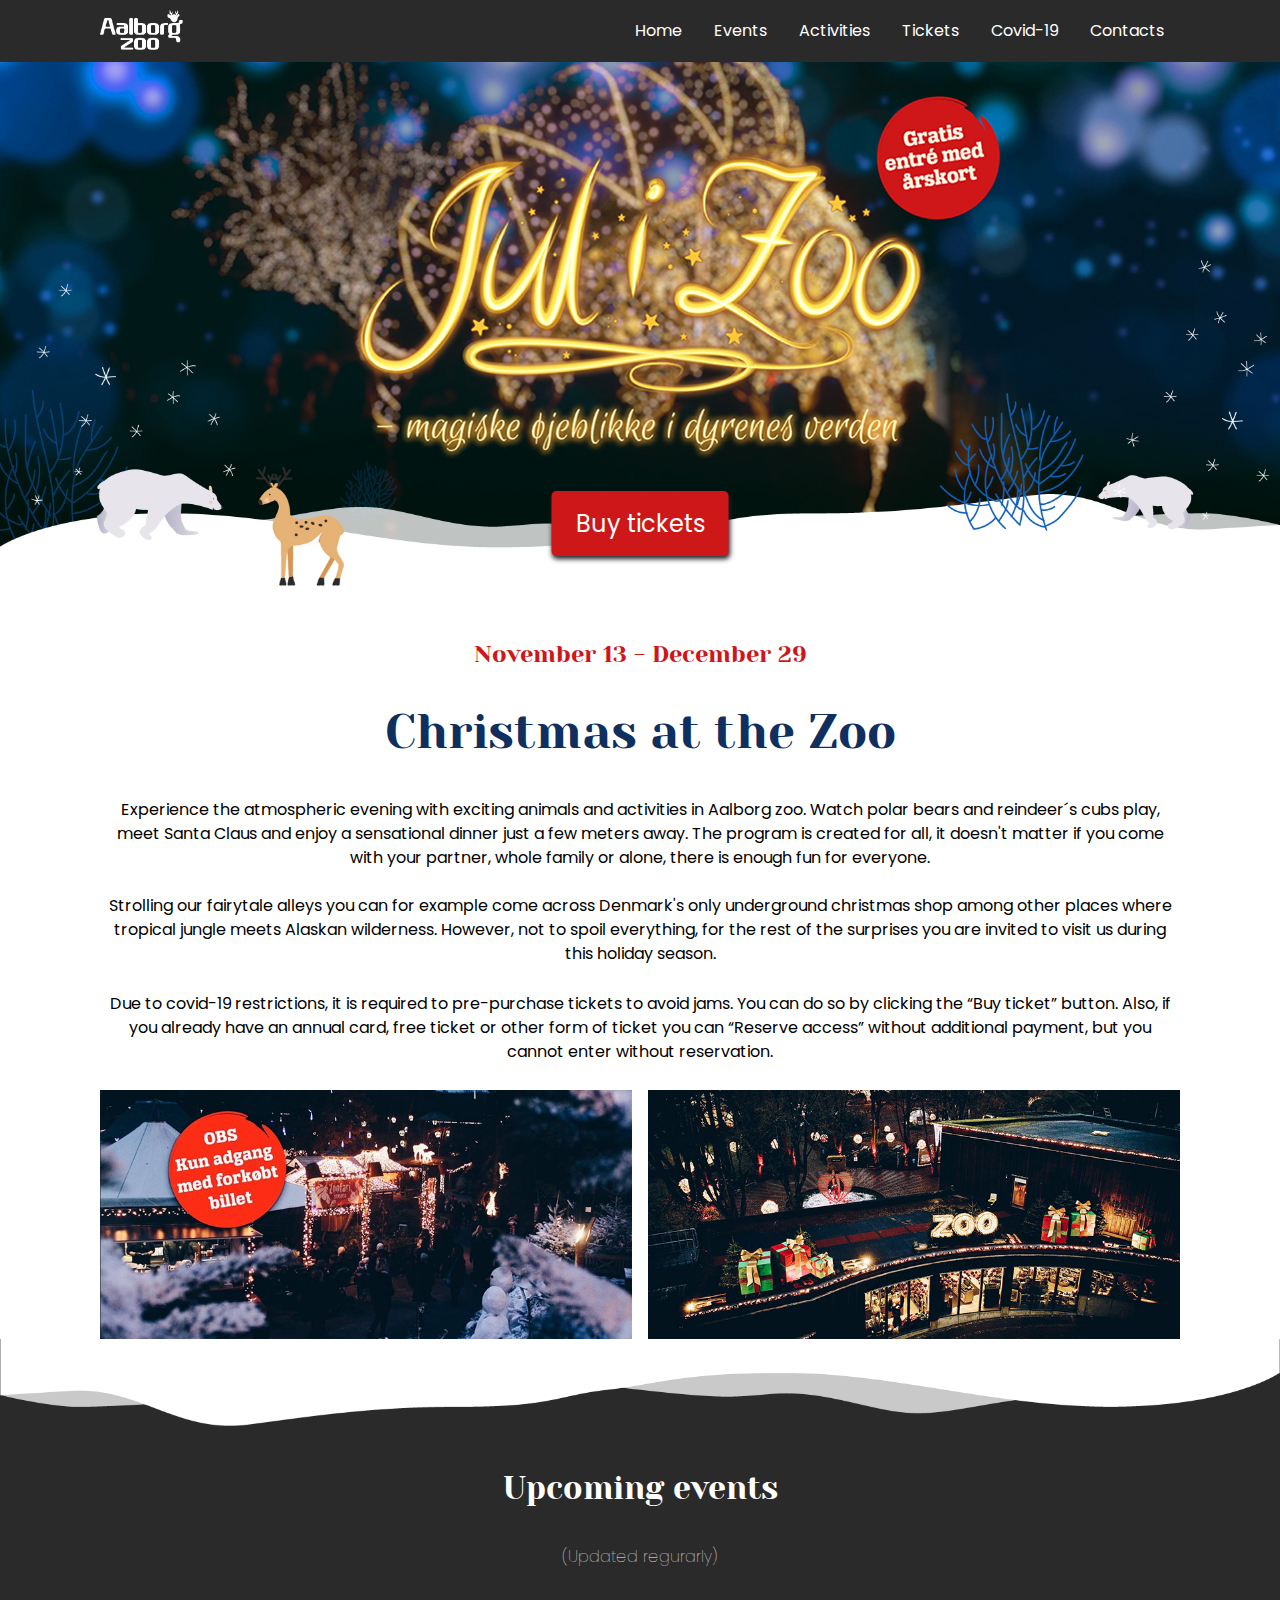
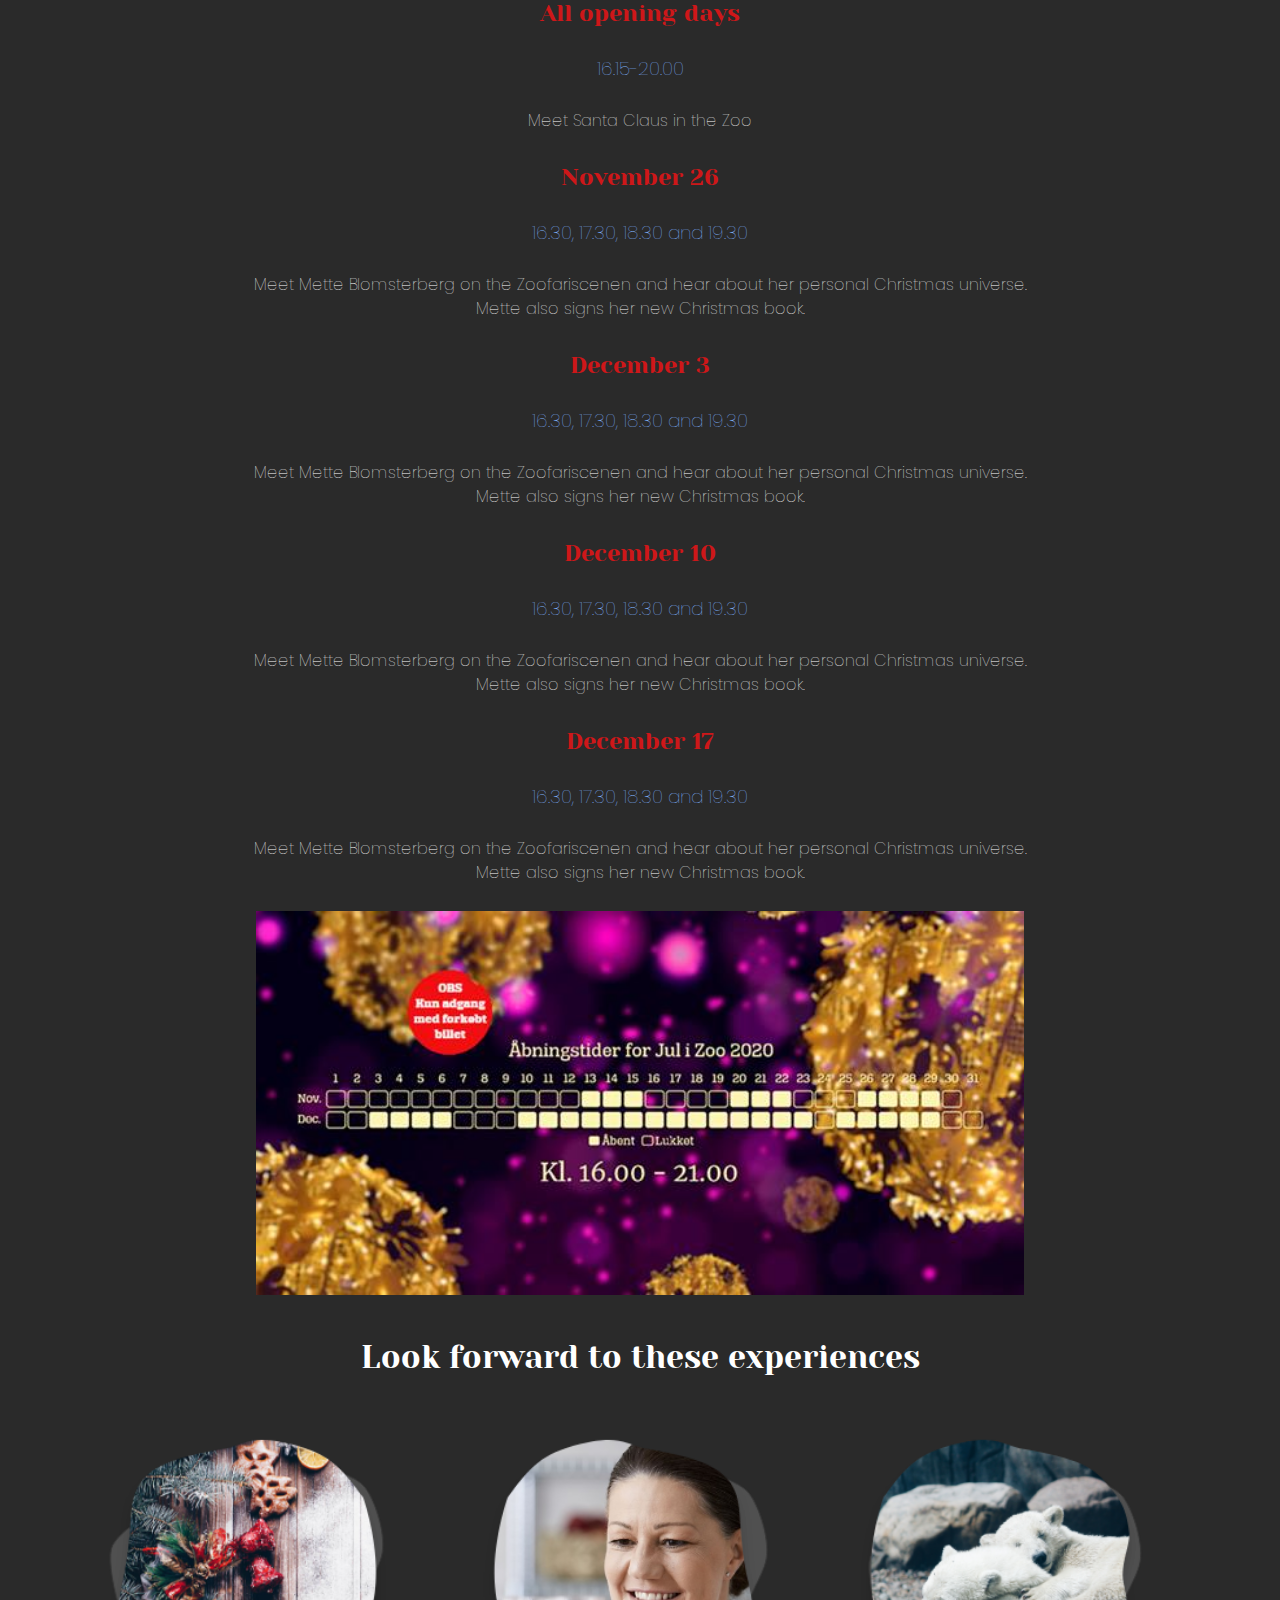
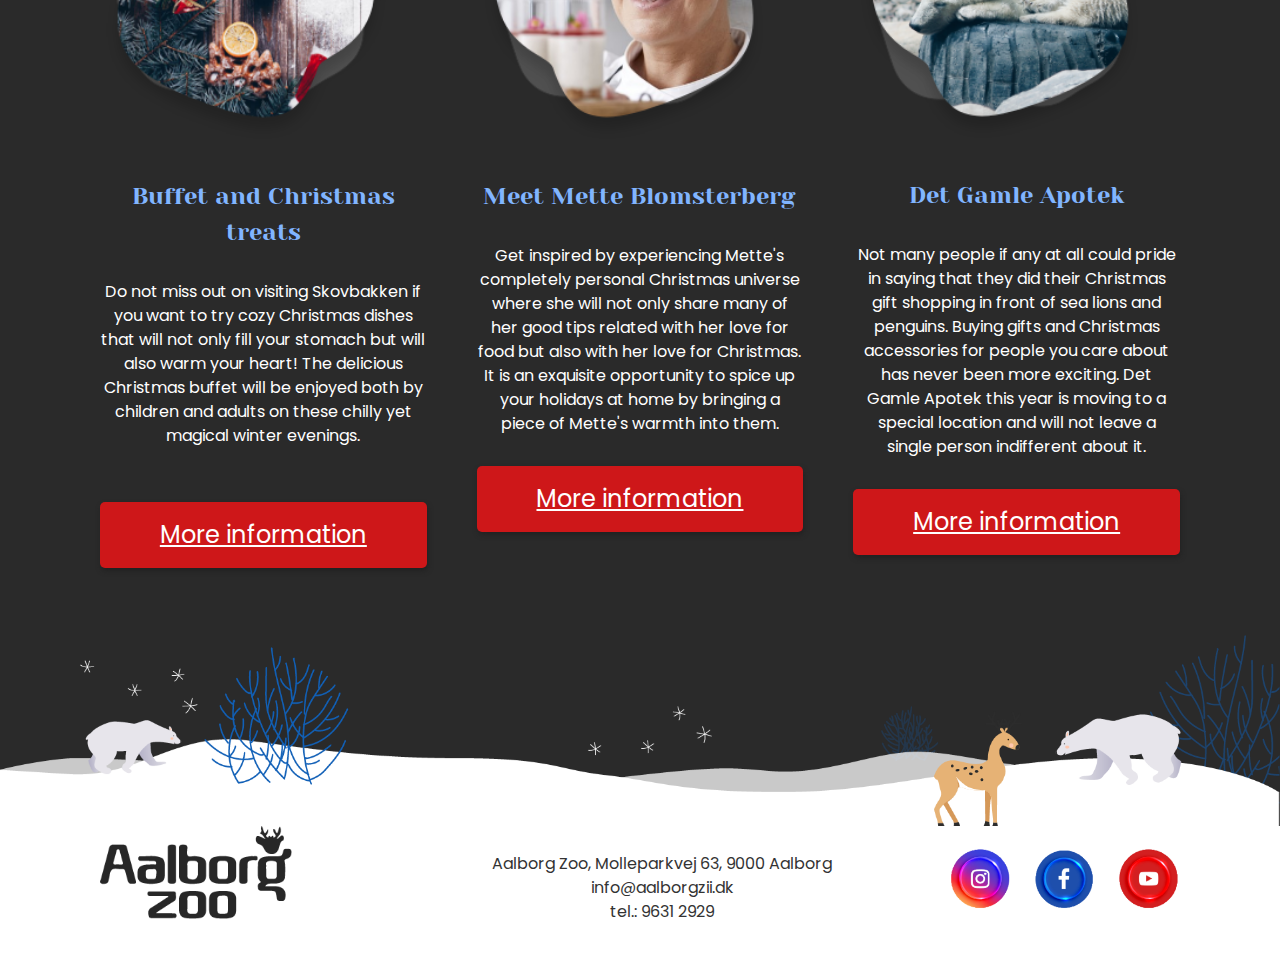
<file: Project Assigment/index.html>
<!DOCTYPE html>
<html lang="en">

<head>
  <meta charset="UTF-8">
  <meta name="viewport" content="width=device-width, initial-scale = 1.0, maximum-scale=1.0, user-scalable=no">
  <link rel="stylesheet" href="assets/css/styles.css">
  <link rel="stylesheet" href="https://cdnjs.cloudflare.com/ajax/libs/font-awesome/5.15.1/css/all.min.css">
  <link rel="preconnect" href="https://fonts.gstatic.com">
  <link href="https://fonts.googleapis.com/css2?family=Yeseva+One&display=swap" rel="stylesheet">
  <link rel="preconnect" href="https://fonts.gstatic.com">
  <link rel="icon" type="image/x-icon" href="./favicon.ico">
  <link href="https://fonts.googleapis.com/css2?family=Poppins&display=swap" rel="stylesheet">
  <title>Jul i Zoo | Home</title>
</head>

<body>

  <header>
    <div class="logo-container">
      <a href="index.html"><img src="assets/images/Asset 1.png"></a>
      <!-- https://www.facebook.com/AalZoo -->
    </div>
    <ul class="menu" id="menu">
      <li><a class="active" href="index.html">Home</a></li>
      <li><a href="#events">Events</a></li>
      <li><a href="Activities.html">Activities</a></li>
      <li><a href="https://shop.aalborgzoo.dk/billetter.html" target="_blank">Tickets</a></li>
      <li><a href="Covid-19.html">Covid-19</a></li>
      <li><a href="Contacts.html">Contacts</a></li>
    </ul>
    <!-- close hamburger menu -->
    <div class="menu-toggle" id="menu-btn-close"><i class="fas fa-times"></i></div>

    <!-- open hamburger menu -->
    <div class="menu-toggle" id="menu-btn"><i class="fas fa-bars"></i></div>
  </header>

  <div class="container">
    <img class="main-image" src="assets/images/main.jpg">
    <!-- https://www.facebook.com/AalZoo -->
    <!-- <a href='https://www.freepik.com/vectors/background'>Background vector created by freepik - www.freepik.com</a> -->

    <img class="main-image-mobile" src="assets/images/main-mobile.jpg">
    <button class="btn header"><a href="https://shop.aalborgzoo.dk/billetter.html" target="_blank"
        style="text-decoration: none;">Buy tickets</a>
  </div>
  <div class="container about">

    <div class="content">
      <h2>November 13 - December 29</h2>

      <h1>Christmas at the Zoo</h1>

      <p>Experience the atmospheric evening with exciting animals and activities in Aalborg zoo. Watch polar bears and
        reindeer´s cubs play, meet Santa Claus and enjoy a sensational dinner just a few meters away.
        The program is created for all, it doesn't matter if you come with your partner, whole family or alone, there is
        enough fun for everyone.<br>
        <br>Strolling our fairytale alleys you can for example come across Denmark's only underground christmas shop
        among other places where tropical jungle meets Alaskan wilderness. However, not to spoil everything, for the
        rest of the surprises you are invited to visit us during this holiday season.
      </p>
      <p>Due to covid-19 restrictions, it is required to pre-purchase tickets to avoid jams. You can do so by clicking
        the “Buy ticket” button. Also, if you already have an annual card, free ticket or other form of ticket you can
        “Reserve access” without additional payment, but you cannot enter without reservation.</p>

    </div>

    <div class="aboutpictures">
      <img class="img2" src="./assets/images/main2.jpg" />
      <!-- https://aalborgzoo.dk -->
      <img class="img3" src="./assets/images/main3.jpg" />
      <!-- https://aalborgzoo.dk -->
    </div>



  </div>

  <img class="cloud-background-bottom-home" src="./assets/images/snow-bottom.png" />

  <div class="container event1" id="events">
    <h1>Upcoming events</h1>
    <div class="upcoming-events">
      <p>(Updated regurarly)</p>

      <h2> All opening days </h2>

      <h3>16.15-20.00</h3>
      <p>Meet Santa Claus in the Zoo</p>

      <h2>November 26</h2>
      <h3>16.30, 17.30, 18.30 and 19.30</h3>
      <p>Meet Mette Blomsterberg on the Zoofariscenen and hear about her personal Christmas universe.<br> Mette also
        signs her new Christmas book.
      </p>
      <h2>December 3</h2>
      <h3> 16.30, 17.30, 18.30 and 19.30</h3>
      <p>Meet Mette Blomsterberg on the Zoofariscenen and hear about her personal Christmas universe.<br> Mette also
        signs her new Christmas book.
      </p>
      <h2>December 10</h2>
      <h3>16.30, 17.30, 18.30 and 19.30</h3>
      <p>Meet Mette Blomsterberg on the Zoofariscenen and hear about her personal Christmas universe.<br> Mette also
        signs her new Christmas book.
      </p>
      <h2>December 17</h2>
      <h3>16.30, 17.30, 18.30 and 19.30</h3>
      <p>Meet Mette Blomsterberg on the Zoofariscenen and hear about her personal Christmas universe.<br> Mette also
        signs her new Christmas book.
      </p>

    </div>
    <div class="schedule" id="schedule">
      <img src="assets/images/schedule.jpg">
    </div>

    <div class="container event" id="">
      <h1>Look forward to these experiences</h1>
      <div class="event-gallery">

        <div class="div1">
          <img src="assets/images/Food.png">
          <!-- <a href='https://www.freepik.com/photos/frame'>Frame photo created by freepic.diller - www.freepik.com</a> -->
          <h2>Buffet and Christmas treats</h2>
          <p>Do not miss out on visiting Skovbakken if you want to try cozy Christmas dishes that will not only fill
            your stomach but will also warm your heart! The delicious Christmas buffet will be enjoyed both by children
            and adults on these chilly yet magical winter evenings. 
          </br>
        </br>
          </p>
          <a href="Activities.html#buffet">
            <div class="btn">More information</div>
          </a>
        </div>

        <div class="div2">
          <img src="assets/images/Mette.png">
          <!--  https://www.facebook.com/AalZoo -->
          <h2>Meet Mette Blomsterberg</h2>
          <p>Get inspired by experiencing Mette's completely personal Christmas universe where she will not only share
            many of her good tips related with her love for food but also with her love for Christmas. It is an
            exquisite opportunity to spice up your holidays at home by bringing a piece of Mette's warmth into them.</p>
          <a href="Activities.html#mette">
            <div class="btn">More information</div>
          </a>
        </div>

        <div class="div3">
          <img src="assets/images/bears.png">
          <!--  https://www.facebook.com/AalZoo -->
          <h2>Det Gamle Apotek</h2>
          <p>Not many people if any at all could pride in saying that they did their Christmas gift shopping in front of
            sea lions and penguins. Buying gifts and Christmas accessories for people you care about has never been more
            exciting. Det Gamle Apotek this year is moving to a special location and will not leave a single person
            indifferent about it.</p>
          <a href="Activities.html#Det-Gamle-Apotek">
            <div class="btn">More information</div>
          </a>
        </div>
      </div>


      <button onclick="topFunction()" id="myBtn" title="Go to top">Top</button>

      <script src="./assets/js/script.js"></script>


      <footer>
        <img src="assets/images/footer.png">
        <div class="container about">

          <div class="content">
            <a href="https://aalborgzoo.dk/aktiviteter/jul-i-zoo" target="_blank"><img src="assets/images/Asset 2.png"
                id="logo"></a>
            <p id="footer-info">Aalborg Zoo, Molleparkvej 63, 9000 Aalborg<br>info@aalborgzii.dk<br>tel.: 9631 2929</p>
            <a href="https://www.youtube.com/user/aalborgzoodk" target="_blank"><img src="./assets/images/youtube.png"
                id="icon-right"></a>
            <a href="https://www.facebook.com/AalZoo" target="_blank"><img src="./assets/images/facebook.png"
                id="icon"></a>
            <a href="https://www.instagram.com/aalborgzoo/" target="_blank"><img src="./assets/images/instagram.png"
                id="icon"></a>
            <!-- Icons taken from https://www.colourbox.com/vector/popular-social-media-logotypes-buttons-set-vector-47982622 -->
          </div>
        </div>
      </footer>


</body>

</html>
</file>
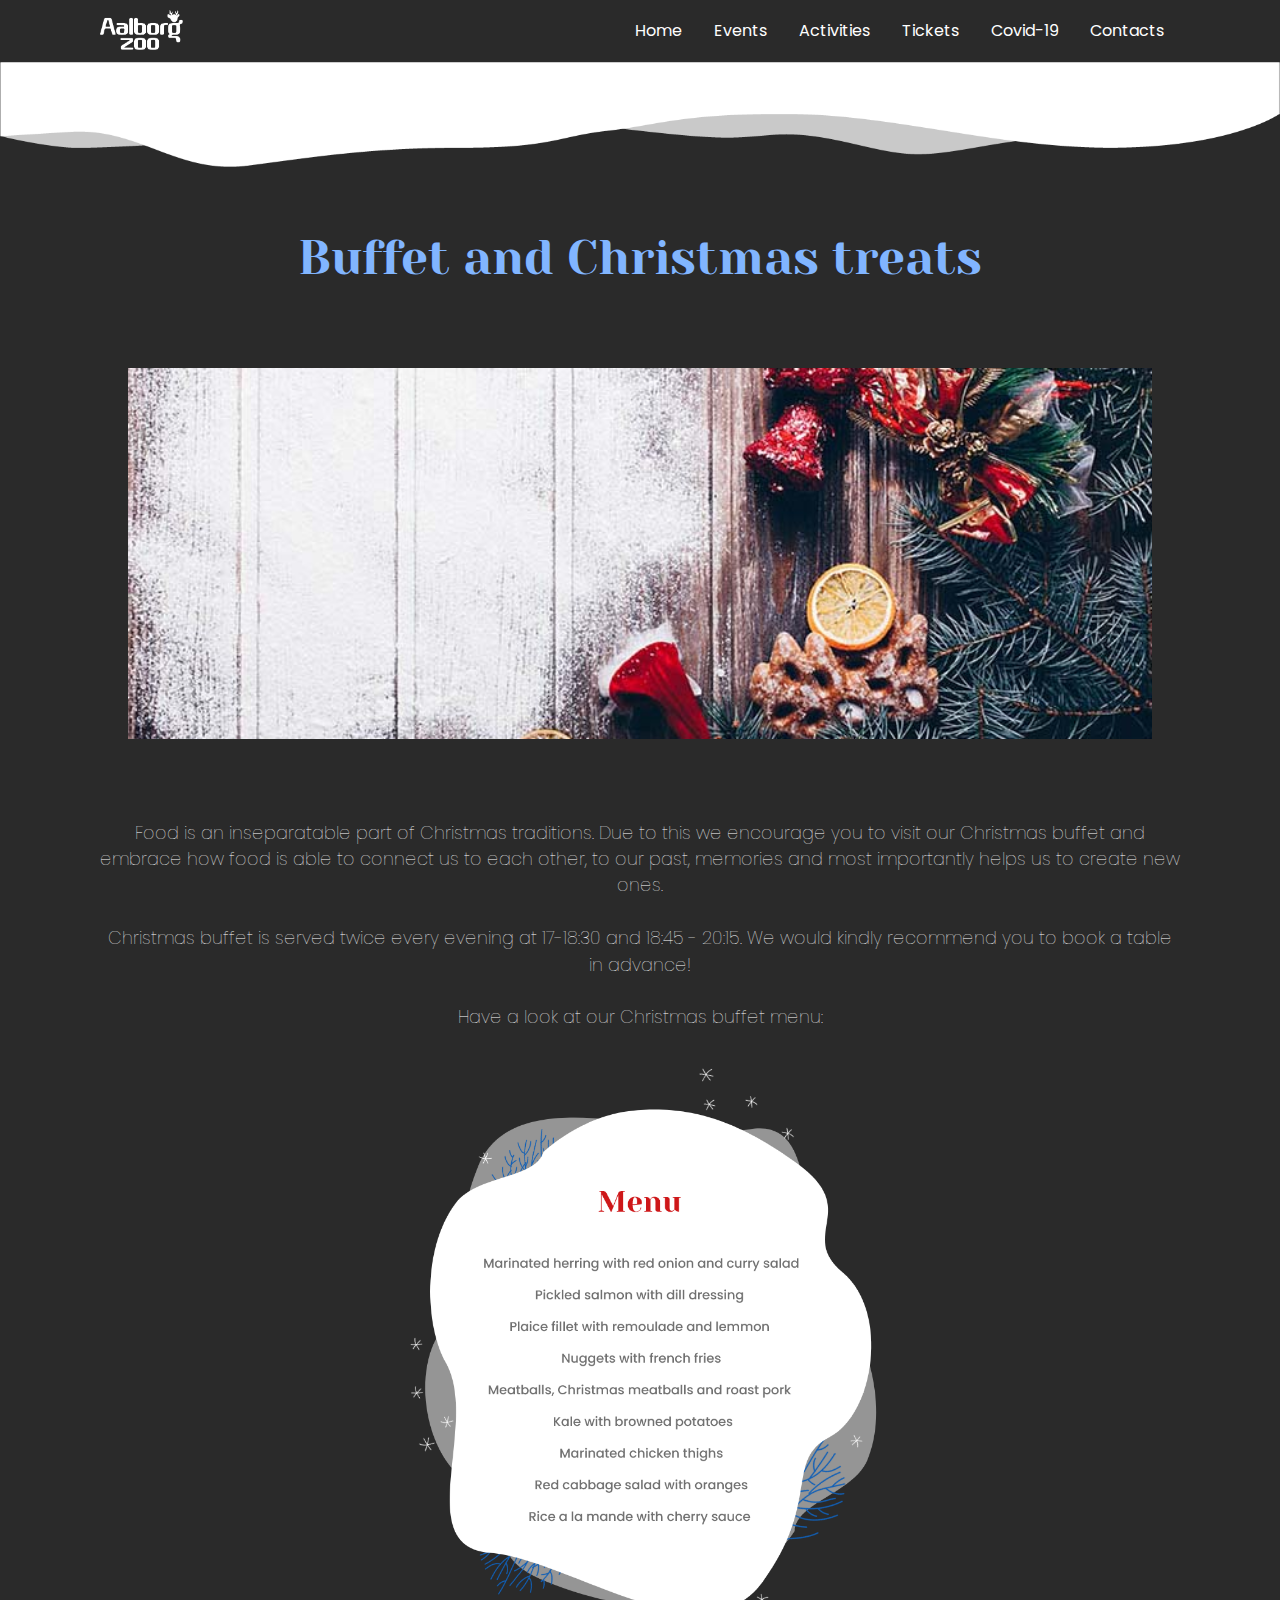
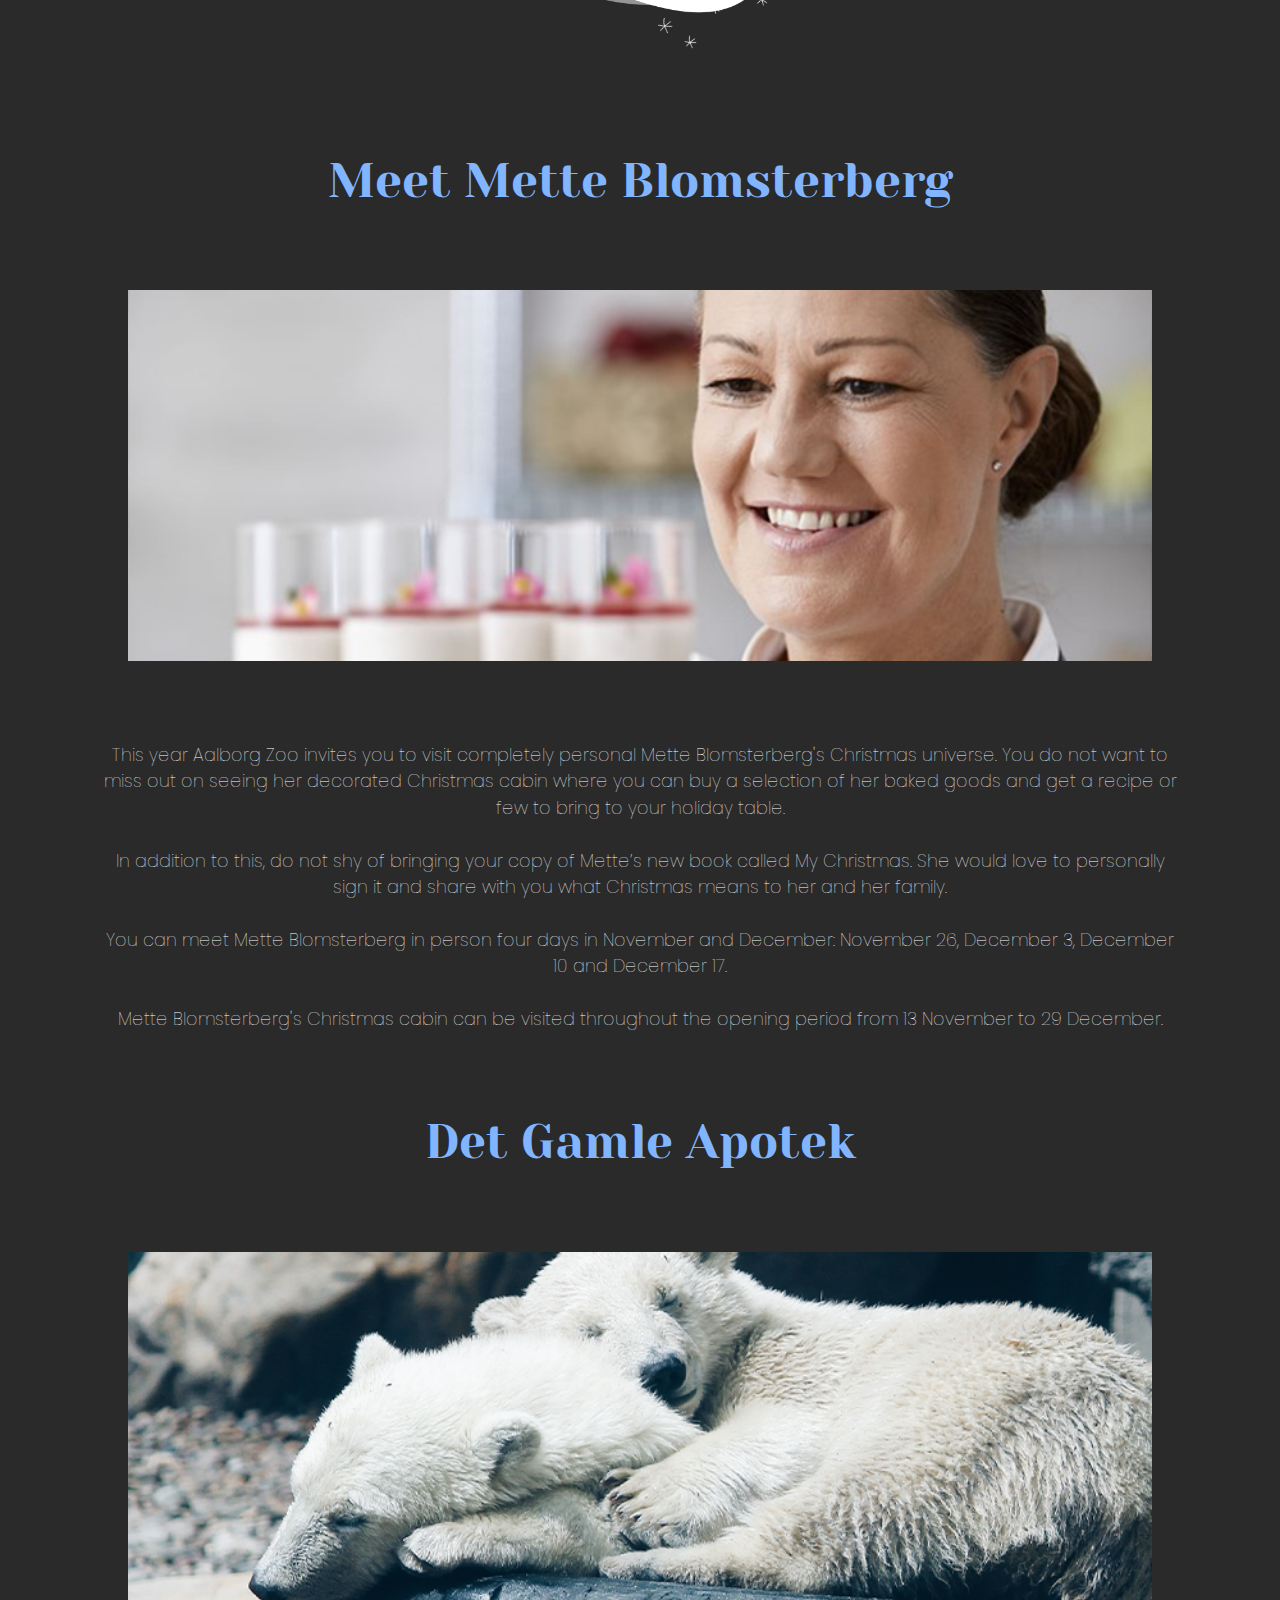
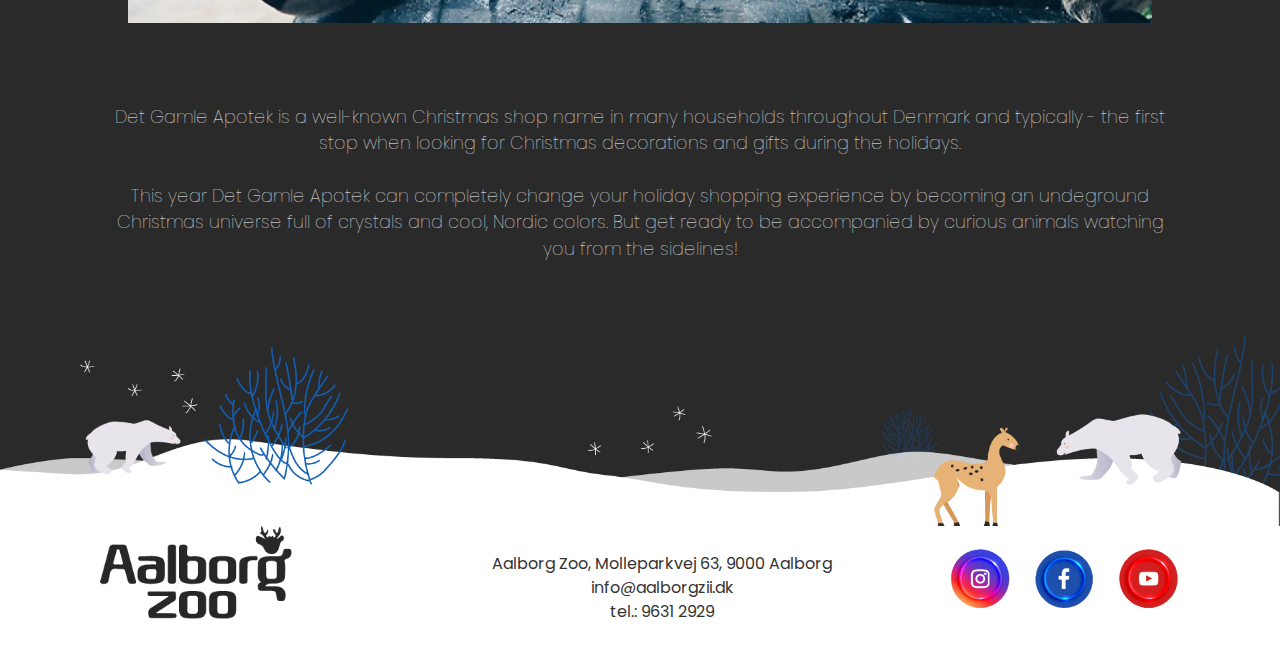
<file: Project Assigment/Activities.html>
<!DOCTYPE html>
<html lang="en">

<head>
  <meta charset="UTF-8">
  <meta name="viewport" content="width=device-width, initial-scale = 1.0, maximum-scale=1.0, user-scalable=no">
  <link rel="stylesheet" href="assets/css/styles.css">
  <link rel="stylesheet" href="https://cdnjs.cloudflare.com/ajax/libs/font-awesome/5.15.1/css/all.min.css">
  <link rel="preconnect" href="https://fonts.gstatic.com">
  <link href="https://fonts.googleapis.com/css2?family=Yeseva+One&display=swap" rel="stylesheet">
  <link rel="preconnect" href="https://fonts.gstatic.com">
  <link rel="icon" type="image/x-icon" href="./favicon.ico">
  <link href="https://fonts.googleapis.com/css2?family=Poppins&display=swap" rel="stylesheet">
  <title>Jul i Zoo | Activities</title>
</head>

<body>

  <header>
    <div class="logo-container">
      <a href="index.html"><img src="assets/images/Asset 1.png"></a>
    </div>
    <ul class="menu" id="menu">
      <li><a href="index.html">Home</a></li>
      <li><a href="index.html#events">Events</a></li>
      <li><a class="active" href="Activities.html">Activities</a></li>
      <li><a href="https://shop.aalborgzoo.dk/billetter.html" target="_blank">Tickets</a></li>
      <li><a href="Covid-19.html">Covid-19</a></li>
      <li><a href="Contacts.html">Contacts</a></li>
    </ul>
    <!-- close hamburger menu -->
    <div class="menu-toggle" id="menu-btn-close"><i class="fas fa-times"></i></div>

    <!-- open hamburger menu -->
    <div class="menu-toggle" id="menu-btn"><i class="fas fa-bars"></i></div>
  </header>
  <img class="cloud-background-bottom-activities" src="./assets/images/snow-bottom.png" />

  <div class="container buffet">

    <div class="content2" id="buffet">
      
      <h1>Buffet and Christmas treats</h1>
      <img src="assets/images/food2.jpg" id="activites-photos">
      <p>
        Food is an inseparatable part of Christmas traditions. Due to this we encourage you to visit our Christmas
        buffet and embrace how food is able to connect us to each other, to our past, memories and most importantly
        helps us to create new ones. </br>
        </br>
        Christmas buffet is served twice every evening at 17-18:30 and 18:45 - 20:15. We would kindly recommend you to
        book a table in advance!</br>
        </br>
        Have a look at our Christmas buffet menu:
      </p>
      <img src="assets/images/Menu.png" id="activites-menu">

    </div>
    <div class="container buffet">

      <div class="content2" id="mette">
      
        <h1>Meet Mette Blomsterberg</h1>
        <img src="assets/images/Mette2.png" id="activites-photos">
        <p>
          This year Aalborg Zoo invites you to visit completely personal Mette Blomsterberg's Christmas universe. You do
          not want to miss out on seeing her decorated Christmas cabin where you can buy a selection of her baked goods
          and get a recipe or few to bring to your holiday table. </br>
          </br>
          In addition to this, do not shy of bringing your copy of Mette’s new book called My Christmas. She would love
          to
          personally sign it and share with you what Christmas means to her and her family. </br>
          </br>
          You can meet Mette Blomsterberg in person four days in November and December: November 26, December 3,
          December
          10 and December 17. </br>
          </br>
          Mette Blomsterberg's Christmas cabin can be visited throughout the opening period from 13 November to 29
          December.
        </p>
      </div>
    </div>
    <div class="container buffet">

      <div class="content2" id="Det-Gamle-Apotek">
        
        <h1>Det Gamle Apotek</h1>
        <img src="assets/images/bears2.png" id="activites-photos">
        <p>
          Det Gamle Apotek is a well-known Christmas shop name in many households throughout Denmark and typically - the
          first stop when looking for Christmas decorations and gifts during the holidays. </br>
          </br>
          This year Det Gamle Apotek can completely change your holiday shopping experience by becoming an undeground
          Christmas universe full of crystals and cool, Nordic colors. But get ready to be accompanied by curious
          animals watching you from the sidelines!
        </p>
      </div>
    </div>

    <footer>
      <img src="assets/images/footer.png">
      <div class="container about">
  
        <div class="content">
          <a href="https://aalborgzoo.dk/aktiviteter/jul-i-zoo" target="_blank"><img src="assets/images/Asset 2.png"
              id="logo"></a>
          <p id="footer-info">Aalborg Zoo, Molleparkvej 63, 9000 Aalborg<br>info@aalborgzii.dk<br>tel.: 9631 2929</p>
          <a href="https://www.youtube.com/user/aalborgzoodk" target="_blank"><img src="./assets/images/youtube.png"
              id="icon-right"></a>
          <a href="https://www.facebook.com/AalZoo" target="_blank"><img src="./assets/images/facebook.png" id="icon"></a>
          <a href="https://www.instagram.com/aalborgzoo/" target="_blank"><img src="./assets/images/instagram.png"
              id="icon"></a>
        </div>
      </div>
    </footer>

    <button onclick="topFunction()" id="myBtn" title="Go to top">Top</button>
    <script src="./assets/js/script.js"></script>
</body>

</html>
</file>
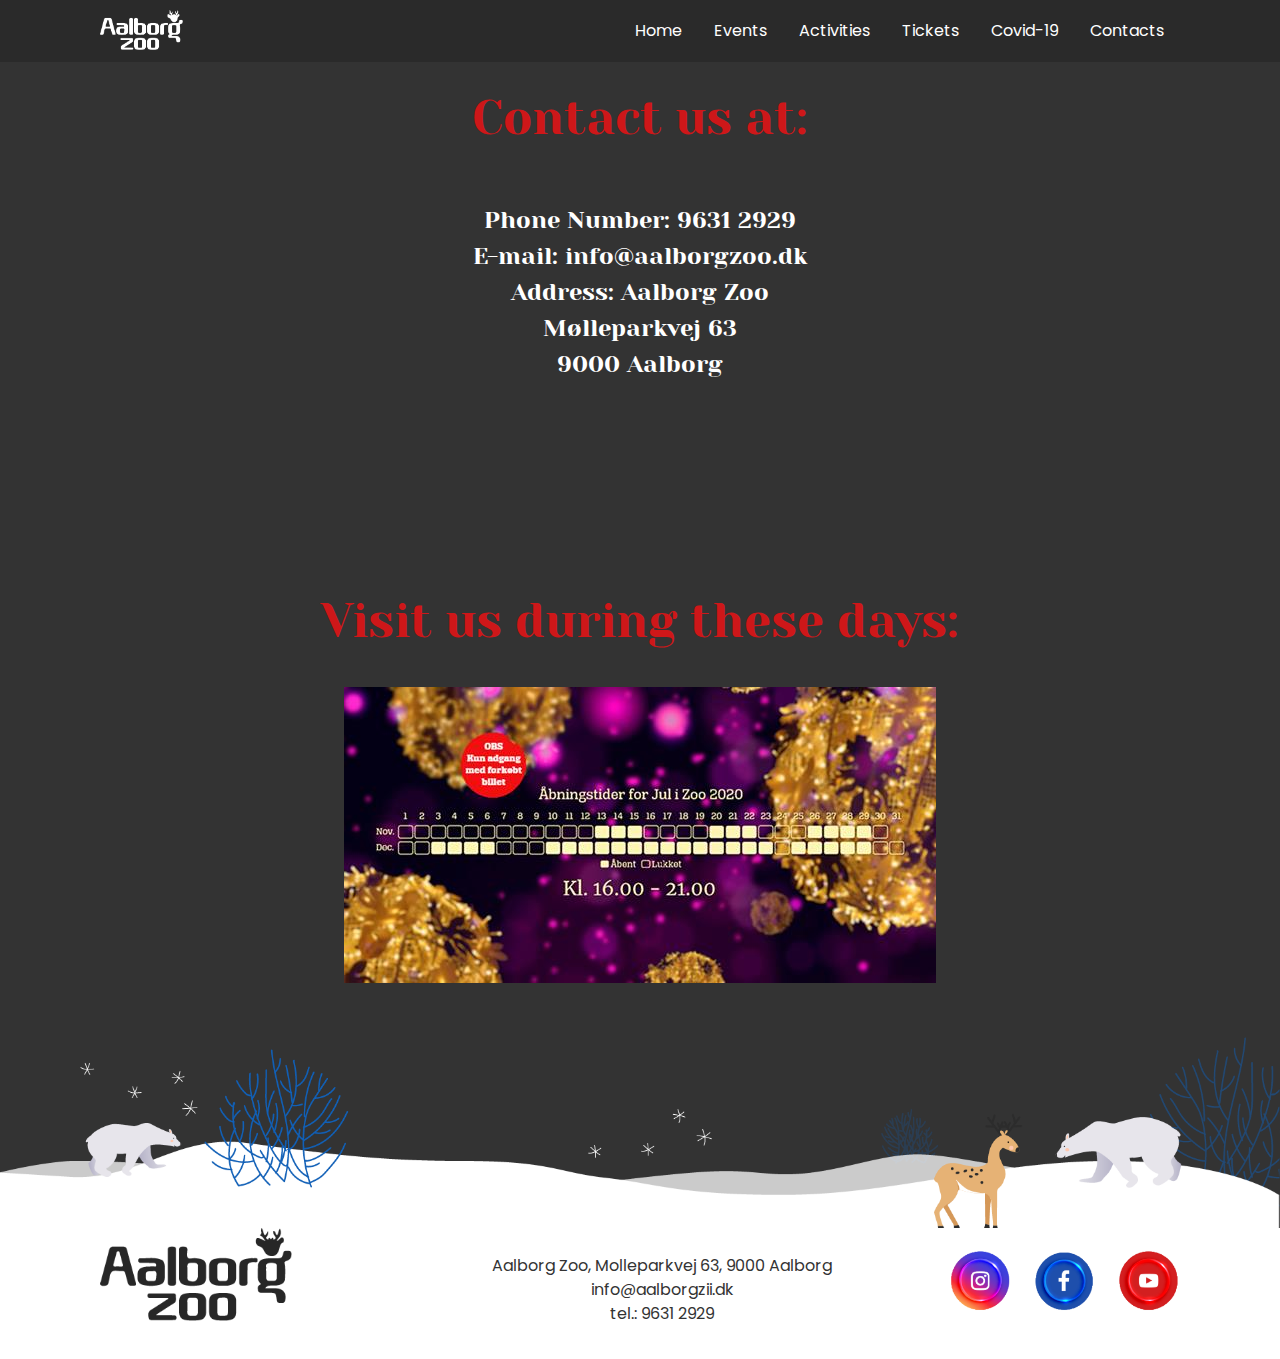
<file: Project Assigment/Contacts.html>
<!DOCTYPE html>
<html lang="en">

<head>
  <meta charset="UTF-8">
  <meta name="viewport" content="width=device-width, initial-scale = 1.0, maximum-scale=1.0, user-scalable=no">
  <link rel="stylesheet" href="assets/css/styles.css">
  <link rel="stylesheet" href="https://cdnjs.cloudflare.com/ajax/libs/font-awesome/5.15.1/css/all.min.css">
  <link rel="preconnect" href="https://fonts.gstatic.com">
  <link href="https://fonts.googleapis.com/css2?family=Yeseva+One&display=swap" rel="stylesheet">
  <link rel="preconnect" href="https://fonts.gstatic.com">
  <link rel="icon" type="image/x-icon" href="./favicon.ico">
  <link href="https://fonts.googleapis.com/css2?family=Poppins&display=swap" rel="stylesheet">
  <title>Jul i Zoo | Contacts</title>
</head>

<body>

  <header>
    <div class="logo-container">
      <a href="index.html"><img src="assets/images/Asset 1.png"></a>
    </div>
    <ul class="menu" id="menu">
      <li><a href="index.html">Home</a></li>
      <li><a href="index.html#events">Events</a></li>
      <li><a href="Activities.html">Activities</a></li>
      <li><a href="https://shop.aalborgzoo.dk/billetter.html" target="_blank">Tickets</a></li>
      <li><a href="Covid-19.html">Covid-19</a></li>
      <li><a class="active" href="Contacts.html">Contacts</a></li>
    </ul>
    <!-- close hamburger menu -->
    <div class="menu-toggle" id="menu-btn-close"><i class="fas fa-times"></i></div>

    <!-- open hamburger menu -->
    <div class="menu-toggle" id="menu-btn"><i class="fas fa-bars"></i></div>
  </header>
  <div class="g">
    <H1>Contact us at:</H1>
    <p>
      Phone Number: 9631 2929 </br>
      E-mail: info@aalborgzoo.dk </br>
      Address: Aalborg Zoo </br>
      Mølleparkvej 63 </br>
      9000 Aalborg
    </p>
    <iframe id="map"
      src="https://www.google.com/maps/embed?pb=!1m18!1m12!1m3!1d2170.847761967333!2d9.895855115980776!3d57.037029780916264!2m3!1f0!2f0!3f0!3m2!1i1024!2i768!4f13.1!3m3!1m2!1s0x46493259c4aebd45%3A0x36b74d329f3b181f!2sAalborg%20Zoo!5e0!3m2!1sen!2sdk!4v1607198131713!5m2!1sen!2sdk"
        frameborder="0" allowfullscreen="" aria-hidden="false" tabindex="0"></iframe>
  </div>
  </div>

  <div class="g">
    <H1>Visit us during these days:</H1>
  </div>
  <div class="schedule2">
    <img src="assets/images/schedule.jpg" alt="Working hours" class="schedule1">
  </div>
  <footer>
    <div class="g">
      <img src="assets/images/footer.png">
    </div>
    <div class="container about">

      <div class="content">
        <a href="https://aalborgzoo.dk/aktiviteter/jul-i-zoo" target="_blank"><img src="assets/images/Asset 2.png"
            id="logo"></a>
        <p id="footer-info">Aalborg Zoo, Molleparkvej 63, 9000 Aalborg<br>info@aalborgzii.dk<br>tel.: 9631 2929</p>
        <a href="https://www.youtube.com/user/aalborgzoodk" target="_blank"><img src="./assets/images/youtube.png"
            id="icon-right"></a>
        <a href="https://www.facebook.com/AalZoo" target="_blank"><img src="./assets/images/facebook.png" id="icon"></a>
        <a href="https://www.instagram.com/aalborgzoo/" target="_blank"><img src="./assets/images/instagram.png"
            id="icon"></a>
      </div>
    </div>
  </footer>

  <script src="./assets/js/script.js"></script>
</body>

</html>
</file>
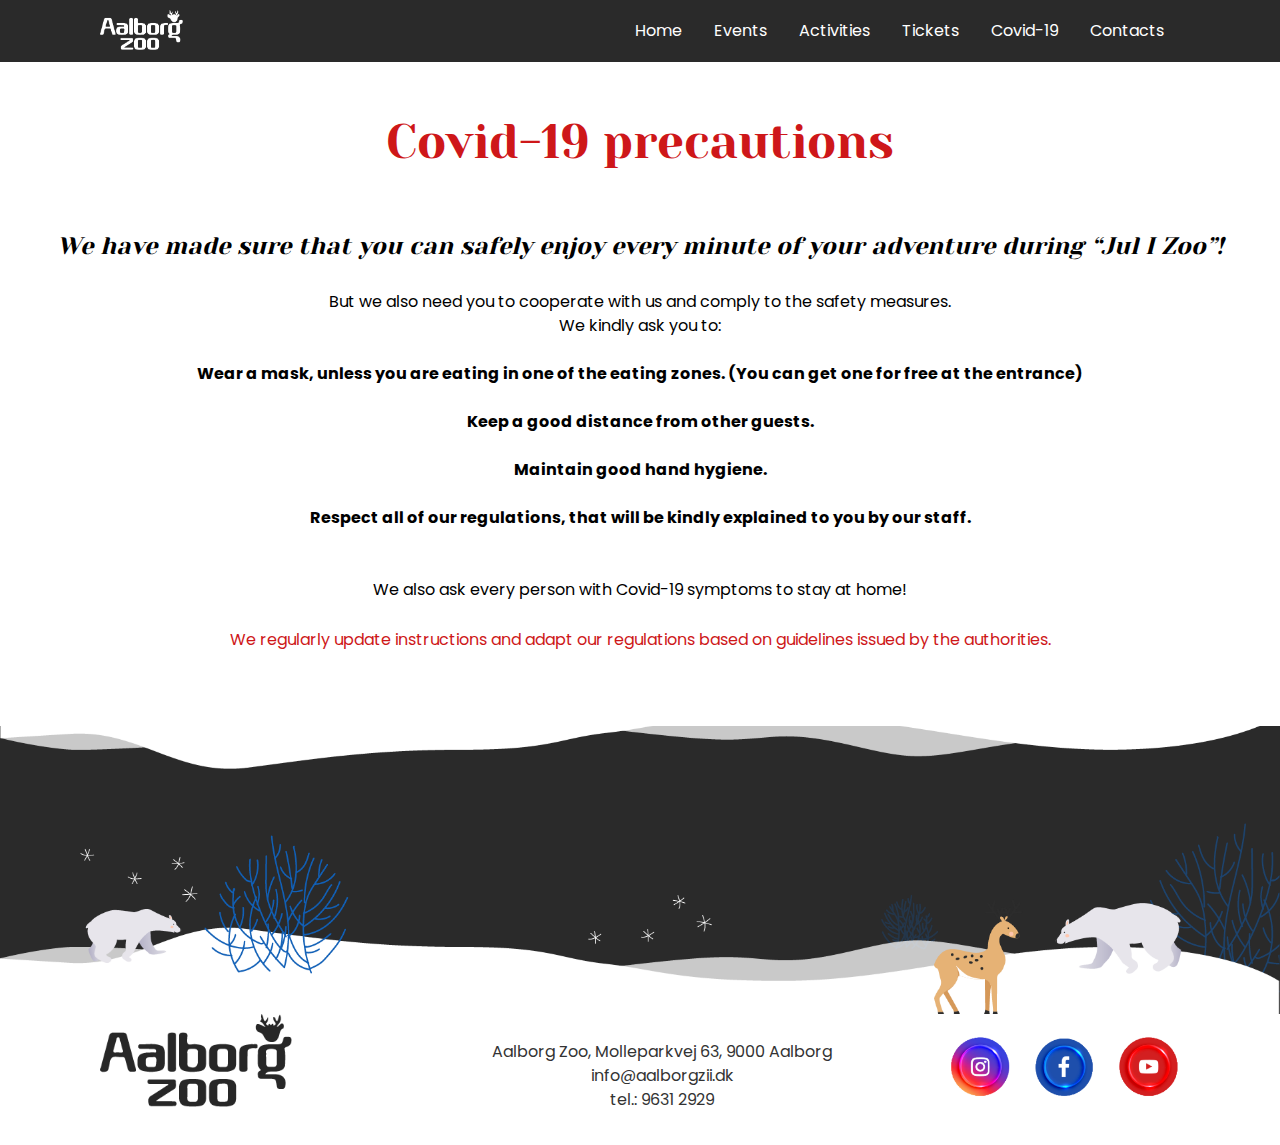
<file: Project Assigment/Covid-19.html>
<!DOCTYPE html>
<html lang="en">

<head>
  <meta charset="UTF-8">
  <meta name="viewport" content="width=device-width, initial-scale = 1.0, maximum-scale=1.0, user-scalable=no">
  <link rel="stylesheet" href="assets/css/styles.css">
  <link rel="stylesheet" href="https://cdnjs.cloudflare.com/ajax/libs/font-awesome/5.15.1/css/all.min.css">
  <link rel="preconnect" href="https://fonts.gstatic.com">
  <link href="https://fonts.googleapis.com/css2?family=Yeseva+One&display=swap" rel="stylesheet">
  <link rel="preconnect" href="https://fonts.gstatic.com">
  <link rel="icon" type="image/x-icon" href="./favicon.ico">
  <link href="https://fonts.googleapis.com/css2?family=Poppins&display=swap" rel="stylesheet">
  <title>Jul i Zoo | Covid-19</title>
</head>

<body>

  <header>
    <div class="logo-container">
      <a href="index.html"><img src="assets/images/Asset 1.png"></a>
    </div>
    <ul class="menu" id="menu">
      <li><a href="index.html">Home</a></li>
      <li><a href="index.html#events">Events</a></li>
      <li><a href="Activities.html">Activities</a></li>
      <li><a href="https://shop.aalborgzoo.dk/billetter.html" target="_blank">Tickets</a></li>
      <li><a class="active" href="Covid-19.html">Covid-19</a></li>
      <li><a href="Contacts.html">Contacts</a></li>
    </ul>
    <!-- close hamburger menu -->
    <div class="menu-toggle" id="menu-btn-close"><i class="fas fa-times"></i></div>

    <!-- open hamburger menu -->
    <div class="menu-toggle" id="menu-btn"><i class="fas fa-bars"></i></div>
  </header>

  <div class="corona-about">

    <div class="content">
      </br>
      <H1 id="covid">
        Covid-19 precautions
      </H1>
      <H2 id="enjoy"> <i> We have made sure that you can safely enjoy every minute of your adventure during “Jul I Zoo”!
        </i> </H2>
      <p>
        But we also need you to cooperate with us and comply to the safety measures. </br>
        We kindly ask you to:</br>
        </br>
        <strong>
          Wear a mask, unless you are eating in one of the eating zones. (You can get one for free at the entrance)
          </br>
          </br>
          Keep a good distance from other guests. </br>
          </br>
          Maintain good hand hygiene. </br>
          </br>
          Respect all of our regulations, that will be kindly explained to you by our staff. </br>
        </strong>
        </br>
        </br>
        We also ask every person with Covid-19 symptoms to stay at home! </br>
      <p id="covid">We regularly update instructions and adapt our regulations based on guidelines issued by the
        authorities.
      </p>
      </br>
      </br>
      </p>
    </div>
  </div>
  <img class="cloud-background-bottom" src="./assets/images/snow-bottom.png" />

  <script src="./assets/js/script.js"></script>


  <footer>
    <img src="assets/images/footer.png">
    <div class="container about">

      <div class="content">
        <a href="https://aalborgzoo.dk/aktiviteter/jul-i-zoo" target="_blank"><img src="assets/images/Asset 2.png"
            id="logo"></a>
        <p id="footer-info">Aalborg Zoo, Molleparkvej 63, 9000 Aalborg<br>info@aalborgzii.dk<br>tel.: 9631 2929</p>
        <a href="https://www.youtube.com/user/aalborgzoodk" target="_blank"><img src="./assets/images/youtube.png"
            id="icon-right"></a>
        <a href="https://www.facebook.com/AalZoo" target="_blank"><img src="./assets/images/facebook.png" id="icon"></a>
        <a href="https://www.instagram.com/aalborgzoo/" target="_blank"><img src="./assets/images/instagram.png"
            id="icon"></a>
      </div>
    </div>
  </footer>
</body>

</html>
</file>
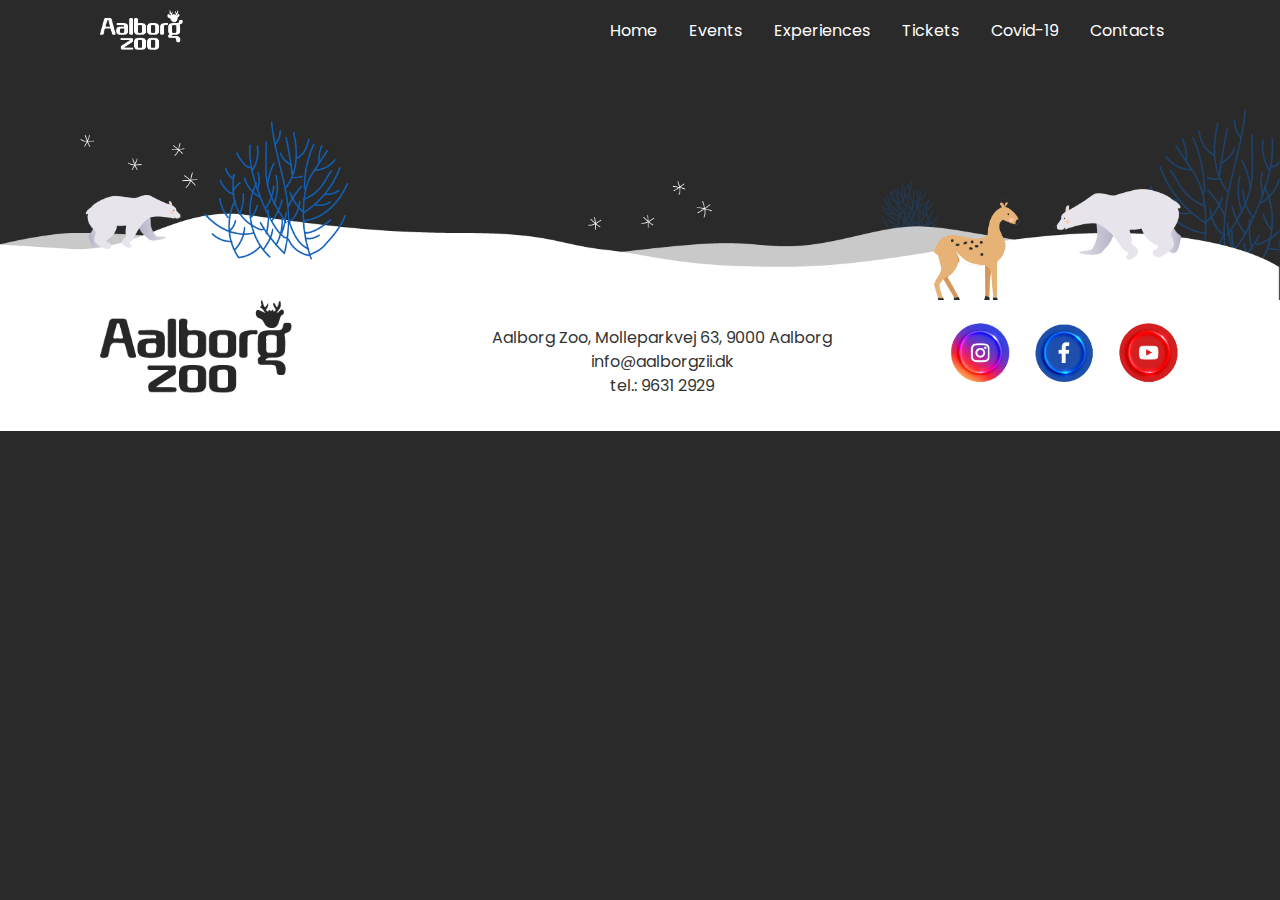
<file: Project Assigment/Experiences.html>
<!DOCTYPE html>
<html lang="en">

<head>
  <meta charset="UTF-8">
  <meta name="viewport" content="width=device-width, initial-scale = 1.0, maximum-scale=1.0, user-scalable=no">
  <link rel="stylesheet" href="assets/css/styles.css">
  <link rel="stylesheet" href="https://cdnjs.cloudflare.com/ajax/libs/font-awesome/5.15.1/css/all.min.css">
  <link rel="preconnect" href="https://fonts.gstatic.com">
  <link href="https://fonts.googleapis.com/css2?family=Yeseva+One&display=swap" rel="stylesheet">
  <link rel="preconnect" href="https://fonts.gstatic.com">
  <link rel="icon" type="image/x-icon" href="./favicon.ico">
  <link href="https://fonts.googleapis.com/css2?family=Poppins&display=swap" rel="stylesheet">
  <title>Jul i Zoo | Tickets</title>
</head>

<body>

  <header>
    <div class="logo-container">
      <a href="index.html"><img src="assets/images/Asset 1.png"></a>
    </div>
    <ul class="menu" id="menu">
      <li><a href="index.html">Home</a></li>
      <li><a href="index.html#events">Events</a></li>
      <li><a class="active" href="Experiences.html">Experiences</a></li>
      <li><a href="https://shop.aalborgzoo.dk/billetter.html" target="_blank">Tickets</a></li>
      <li><a href="Covid-19.html">Covid-19</a></li>
      <li><a href="Contacts.html">Contacts</a></li>
    </ul>
    <!-- close hamburger menu -->
    <div class="menu-toggle" id="menu-btn-close"><i class="fas fa-times"></i></div>

    <!-- open hamburger menu -->
    <div class="menu-toggle" id="menu-btn"><i class="fas fa-bars"></i></div>
  </header>
  <script src="./assets/js/script.js"></script>
</body>



<footer>
  <img src="assets/images/footer.png">
  <div class="container about">

    <div class="content">
      <a href="https://aalborgzoo.dk/aktiviteter/jul-i-zoo"><img src="assets/images/Asset 2.png" id="logo"></a>
      <p id="footer-info">Aalborg Zoo, Molleparkvej 63, 9000 Aalborg<br>info@aalborgzii.dk<br>tel.: 9631 2929</p>
      <a href="https://www.youtube.com/user/aalborgzoodk"><img src="./assets/images/youtube.png" id="icon-right"></a>
      <a href="https://www.facebook.com/AalZoo"><img src="./assets/images/facebook.png" id="icon"></a>
      <a href="https://www.instagram.com/aalborgzoo/"><img src="./assets/images/instagram.png" id="icon"></a>
    </div>
  </div>
</footer>

</html>
</file>
<file: Project Assigment/assets/css/styles.css>
body {
  margin: 0;
  font-family: 'Poppins', sans-serif;
  background-color: #2a2a2a;
  line-height: 1.5;
  font-size: 12pt;
}

html{
  scroll-behavior: smooth;
}

header {
  vertical-align: middle;
  display: flex;
  width: 100%;
  background-color: #2a2a2a;
  flex-direction: row;
  justify-content: space-between;
  padding: 5px 100px;
  box-sizing: border-box;
}

.schedule img{
  max-width: 60%;
  max-height: auto;
  position: relative;
  left: 50%;
  transform: translateX(-50%);
}

.schedule1{
  position: relative;
  left: 50%;
  transform: translateX(-50%);
}

.logo-container {
  display: inline-flex;
}
.logo-container img {
  height: 40px;
  margin-top: 5px;
}

.aboutpictures {
  display: grid;
  grid-template-columns: repeat(2,1fr);
  grid-column-gap: 1em;
  background-color: white;
  margin-left: 100px;
  margin-right: 100px;
}

.img2 {
  max-width: 100%;
  height: auto;
  grid-area: (1/2);
}

.img3{
  max-width: 100%;
  height: auto;
 grid-area: (2/3);
}

.menu-toggle {
  display: none;
  position: absolute;
  right: 0;
  color: white;
  padding: 20px;
  font-size: 20pt;
  top: 0;
  padding-top: 14px;
  cursor: pointer;
}

.main-image {
  display: block;
}

.main-image-mobile {
  display: none;
}

.container {
  position: relative;
  width: 100%;
}

.container img {
  width: 100%;
  height: auto;
}

/*.main-image img {
  width: 100%;
}*/

.container .btn {
  background-color: #CE1719;
  color: white;
  font-size: 24px;
  padding: 15px 24px;
  border: none;
  cursor: pointer;
  border-radius: 5px;
  text-align: center;
  box-shadow: 1px 3px 5px #222;
 
}

.container .btn.header {
  position: absolute;
  left: 50%;
  transform: translateX(-50%);
  bottom:8%;
  font-family:  'Poppins', sans-serif;

}

.container.about {
  display: inline-block;
  margin-top: -1%;
  background-color: white;
}

.content {
  background-color: white;
}
.container.about .content {
  position: relative;
  width: 100%;

  display: inline-block;
}

.container.about h1 {
  color: black;
}

.cloud-background {
  display: block;
}

.cloud-background-bottom-home {
  margin-top: -2%;
  max-width: 100%;
}

.cloud-background-bottom {
  margin-top: -10%;
  max-width: 100%;
}


.cloud-background-bottom-activities {
  
  max-width: 100%;
}

ul {
  text-align: right;
  display: inline-flex;
  align-items: center;
  list-style-type: none;
  margin: 0;
  padding: 0;
}

li {
  display: inline-block;
}

li a {
  display: block;
  color: white;
  text-align: center;
  padding: 14px 16px;
  text-decoration: none;
}

/* Change the link color to #111 (black) on hover */

li a:hover {
  background-color: #111;
}

a {
  color: white;
}

a:active {
  color: white;
}

a:visited {
  color: white;
}

h1 {
  text-align: center;
  font-family: 'Yeseva One', cursive;
  margin-block-start: 1em;
  margin-block-end: 1em;
  font-weight: 400;
  color: #ffffff;
}

h2 {
  text-align: center;
  font-family: 'Yeseva One', cursive;
  margin-block-start: 1em;
  margin-block-end: 1em;
  font-weight: 400;
  color: #CE1719;
}

.content h2{
  font-family: 'Yeseva One', cursive;
  text-align: center;
  font-weight: lighter;
  margin-top: 50px;

}
.content h1{
  font-family: 'Yeseva One', cursive;
  font-weight: lighter;
  font-size: 3em;
  margin-top: 20px;
  margin-bottom: 30px;
  color: black
}

.container.about h1{
  color: #0f2f5e;
}
.upcoming-events p{
  color: white;
  text-align: center;
  font-weight: lighter;
}

.upcoming-events h2{
  font-family: 'Yeseva One', cursive;
  text-align: center;
  color: #CE1719;
  font-weight: lighter;
}
.upcoming-events h3{
  text-align: center;
  color: #81b5ff;
  font-weight: lighter;
}
p {
  text-align: center;
  margin: 26px 100px;
}


.event-gallery {
  display: grid;
  grid-template-columns: repeat(3, 1fr);
  grid-column-gap: 50px;
  padding: 20px 100px;
}

.event-gallery p {
  margin: 30px 0px;
  text-align: center;
  color: white;
}

.div1 img{
  max-width: 90%;
}
.div2 img{
  max-width: 90%;
}
.div3 img{
  max-width: 90%;
}
.div1 {
  grid-area: 1 / 1 / 2 ;
}

.div2 {
  grid-area: 1 / 2 / 2;
}

.div3 {
  grid-area: 1 / 3 / 2 ;
}

.div1 h2{
  font-family: 'Yeseva One', cursive;
  text-align: center;
  color: #81b5ff;
  font-weight: lighter;
}
.div2 h2{
  font-family: 'Yeseva One', cursive;
  text-align: center;
  color: #81b5ff;
  font-weight: lighter;
}
.div3 h2{
  font-family: 'Yeseva One', cursive;
  text-align: center;
  color: #81b5ff;
  font-weight: lighter;
}

.container.buffet-menu {
  margin-top: 100px;
}


.container h1 {
  color: white;
  text-align: center;
}

 @media (max-width:840px) {
  li, ul {
    display: block;
  }
  header {
    flex-direction: column;
    padding: 5px 40px;
  }
  .nav-active header {
    position: fixed;
    top: 0;
    z-index: 999;
    height: 100%;
    justify-content: start;    
  }
  .logo-container {
    align-self: center;
  }
  
  .logo-container img {
    height: 70px;
  }

  .event-gallery {
    grid-template-rows: repeat(3, 1fr);
    grid-template-columns: 1fr;
    grid-row-gap: 100px;
    padding: 20px 40px; 
  }

  .div1 { grid-area: 1 / 1 / 2 / 2; }
  .div2 { grid-area: 2 / 1 / 3 / 2; }
  .div3 { grid-area: 3 / 1 / 4 / 2; }

  p {
    margin: 26px 40px;
  }  

  .menu-toggle {
    display: block;
  }

  .menu, #menu-btn-close {
    display: none;
  }

  .nav-active .menu, .nav-active #menu-btn-close{
    display: block;
  }

  .nav-active #menu-btn {
    display: none;
  }

  .main-image {
    display: none;
  }
  
  .main-image-mobile {
    display: block;
  }
} 

.left {
  margin: 50px;
  padding: 0px;
  text-align: left;
  display: inline;
  float: left;
}
.right{
  margin: 50px;
  padding: 50px;
  text-align: center;
  display: inline;
float: right;
}
#myBtn {
  display: none;
  position: fixed;
  bottom: 20px;
  right: 30px;
  z-index: 99;
  font-size: 18px;
  border: none;
  outline: none;
  background-color: #CE1719;
  color: white;
  font-size: 16px;
  padding: 12px 24px;
  border: none;
  cursor: pointer;
  border-radius: 5px;
  text-align: center;
  box-shadow: 1px 3px 5px #222;
}

#myBtn:hover {
  background-color: #0d026b;
}

/* contacts */

.g img{
  width: 100%;
}

.g {
  font-family: 'Yeseva One', cursive;
  font-weight: lighter;
  text-align: center;
  display: inline-block;
  margin-top: 0%;
  width: 100%;
  position: relative;
  background-color: #333333;
}
.g p {
  font-family: 'Yeseva One', cursive;
  font-weight: lighter;
  margin-top: 48px;
  font-size: 1.5em;
  color: #ffffff;
  
}
.g h1 {
  font-size: 3em;
  margin-top: 20px;
  margin-bottom: 30px;
  color: #CE1719;
}
#map {
  width: 50%;
}



#logo {
  height: auto; 
  width: 15%; 
  margin-right: 100px; 
  margin-left: 100px; 
  float:left;
}
 
#footer-info {
  float: left; 
  color: #333333; 
  text-align: center;
}
 
#icon-right {
  height: auto; 
  width: 5%; 
  margin-right: 100px; 
  margin-top:20px; 
  float:right;
}
 
#icon {
  height: auto; 
  width: 5%; 
  margin-right: 20px; 
  margin-top:20px; 
  float:right;
}

footer img{
  margin-bottom: -1%;
  max-width: 100%;
}
#covid {
  color: #CE1719;
}
#enjoy {
  color: #000000;
}
#activites-photos {
  max-width: 80%;
  max-height: auto;
  position: relative;
  left: 50%;
  transform: translateX(-50%);
  margin-top: 2%;
  margin-bottom: 2%;
}

.container .buffet {
  display: inline-block;
  margin-top: 0%;
  background-color: #2a2a2a
}
.content2 {
  background-color: #2a2a2a
}

.content2 p {
  font-family: 'Poppins', sans-serif;
  font-weight: lighter;
  margin-top: 48px;
  font-size: 1.1em;
  color: #ffffff;
  
}
.content2 h1 {
  font-family: 'Yeseva One', cursive;
  text-align: center;
  font-weight: 400;
  font-size: 3em;
  color: #81b5ff;
}

#activites-menu {
  max-width: 550px;
  max-height: auto;
  position: relative;
  left: 50%;
  transform: translateX(-50%);
  margin-top: 0%;
  margin-bottom: 2%;
}

.schedule2 {

  display: inline-block;
  width: 100%;
  position: relative;
  background-color: #333333;
}
</file>
